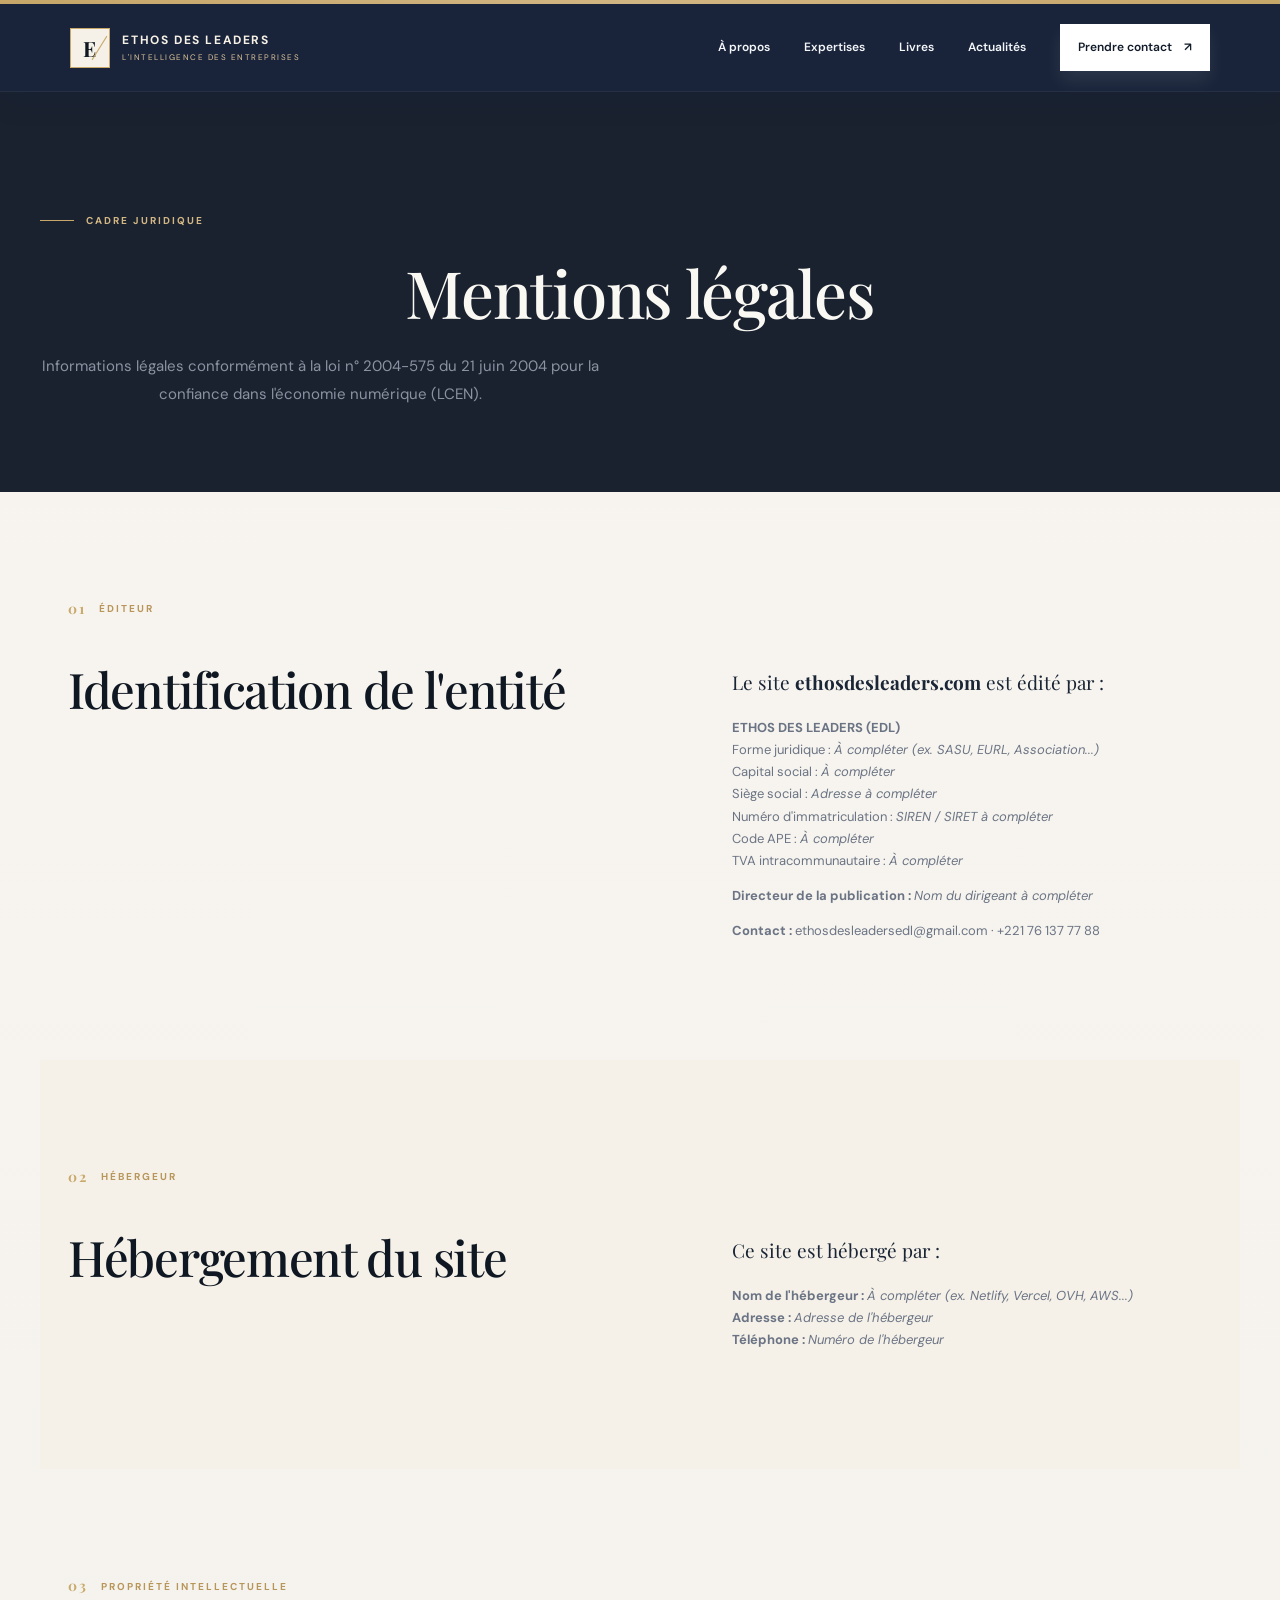
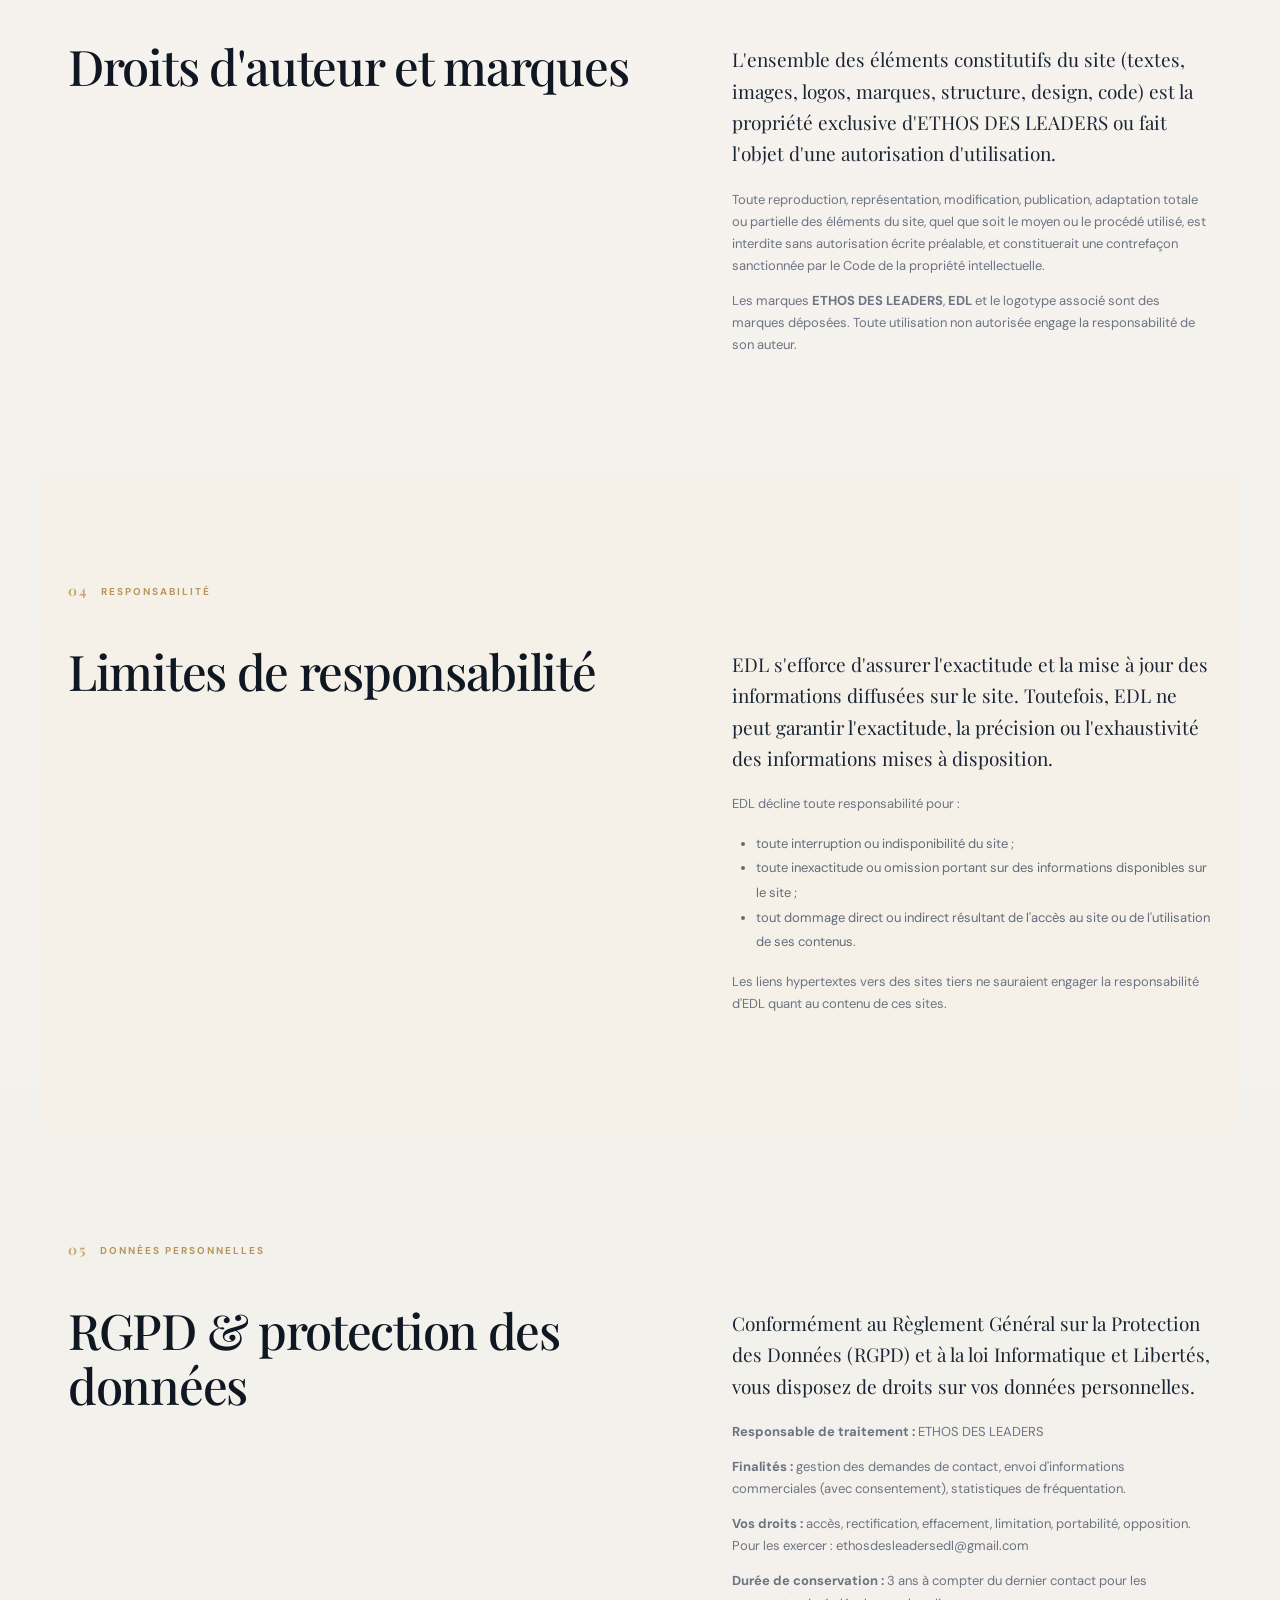
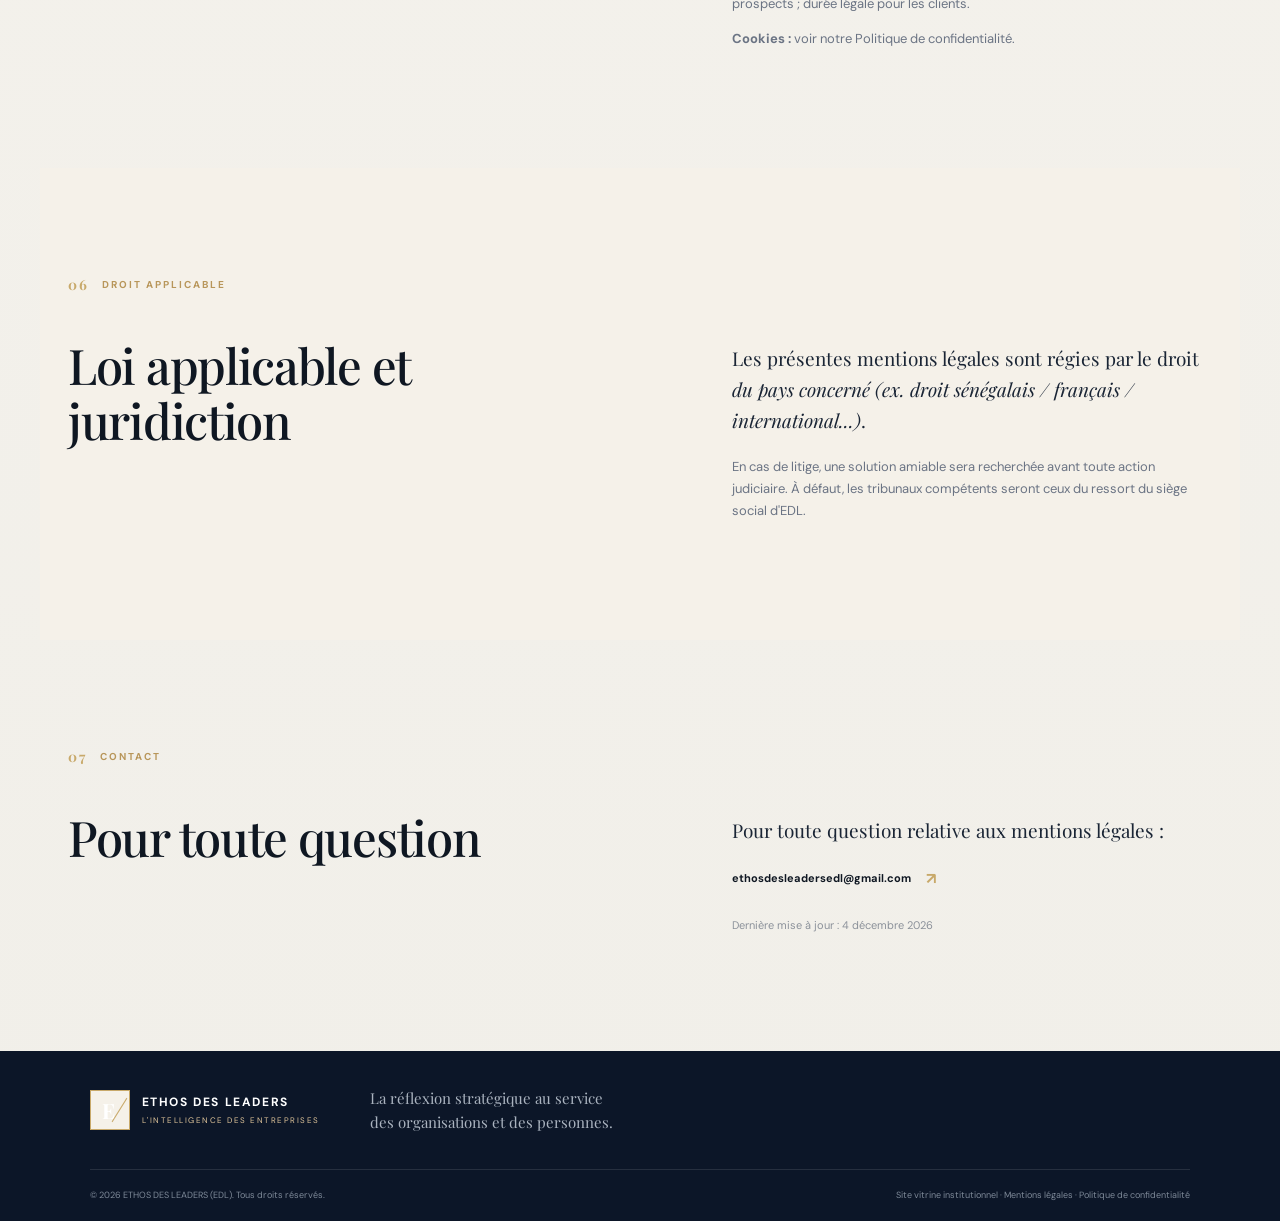
<file: mentions-legales.html>
<!DOCTYPE html>
<html lang="fr">
<head>
  <meta charset="UTF-8">
  <meta name="viewport" content="width=device-width, initial-scale=1.0">
  <meta name="description" content="Mentions légales d'ETHOS DES LEADERS — Éditeur, hébergeur, propriété intellectuelle, RGPD.">
  <meta name="robots" content="noindex, follow">
  <title>Mentions légales | ETHOS DES LEADERS</title>
  <link rel="preconnect" href="https://fonts.googleapis.com">
  <link rel="preconnect" href="https://fonts.gstatic.com" crossorigin>
  <link href="https://fonts.googleapis.com/css2?family=DM+Sans:wght@400;500;600;700&family=Playfair+Display:wght@500;600;700&display=swap" rel="stylesheet">
  <link rel="stylesheet" href="style.css">
</head>
<body>
  <div class="topline"></div>
  <header class="site-header">
    <a class="brand" href="index.html#accueil" aria-label="ETHOS DES LEADERS, accueil">
      <span class="brand-mark" aria-hidden="true"><span>E</span><i></i></span>
      <span class="brand-copy"><strong>ETHOS DES LEADERS</strong><small>L'INTELLIGENCE DES ENTREPRISES</small></span>
    </a>
    <button class="menu-toggle" id="menuToggle" aria-label="Ouvrir le menu" aria-expanded="false"><span></span><span></span><span></span></button>
    <nav class="main-nav" id="mainNav">
      <a href="index.html#apropos">À propos</a><a href="index.html#expertises">Expertises</a><a href="index.html#livres">Livres</a><a href="index.html#actualites">Actualités</a><a href="index.html#contact" class="nav-cta">Prendre contact <span>↗</span></a>
    </nav>
  </header>

  <main>
    <section class="hero" style="min-height: 400px; padding: 120px 24px 60px;">
      <div class="hero-grid" style="grid-template-columns: 1fr; text-align: center;">
        <div class="hero-copy reveal">
          <div class="eyebrow"><span class="eyebrow-line"></span> CADRE JURIDIQUE</div>
          <h1>Mentions légales</h1>
          <p class="hero-intro">Informations légales conformément à la loi n° 2004-575 du 21 juin 2004 pour la confiance dans l'économie numérique (LCEN).</p>
        </div>
      </div>
    </section>

    <section class="section">
      <div class="section-kicker"><span>01</span> ÉDITEUR</div>
      <div class="about-layout">
        <div class="section-heading reveal"><h2>Identification de l'entité</h2></div>
        <div class="about-copy reveal">
          <p class="lead">Le site <strong>ethosdesleaders.com</strong> est édité par :</p>
          <p><strong>ETHOS DES LEADERS (EDL)</strong><br>
          Forme juridique : <em>À compléter (ex. SASU, EURL, Association...)</em><br>
          Capital social : <em>À compléter</em><br>
          Siège social : <em>Adresse à compléter</em><br>
          Numéro d'immatriculation : <em>SIREN / SIRET à compléter</em><br>
          Code APE : <em>À compléter</em><br>
          TVA intracommunautaire : <em>À compléter</em></p>
          <p><strong>Directeur de la publication :</strong> <em>Nom du dirigeant à compléter</em></p>
          <p><strong>Contact :</strong> ethosdesleadersedl@gmail.com · +221 76 137 77 88</p>
        </div>
      </div>
    </section>

    <section class="section" style="background: var(--ivory);">
      <div class="section-kicker"><span>02</span> HÉBERGEUR</div>
      <div class="about-layout">
        <div class="section-heading reveal"><h2>Hébergement du site</h2></div>
        <div class="about-copy reveal">
          <p class="lead">Ce site est hébergé par :</p>
          <p><strong>Nom de l'hébergeur :</strong> <em>À compléter (ex. Netlify, Vercel, OVH, AWS...)</em><br>
          <strong>Adresse :</strong> <em>Adresse de l'hébergeur</em><br>
          <strong>Téléphone :</strong> <em>Numéro de l'hébergeur</em></p>
        </div>
      </div>
    </section>

    <section class="section">
      <div class="section-kicker"><span>03</span> PROPRIÉTÉ INTELLECTUELLE</div>
      <div class="about-layout">
        <div class="section-heading reveal"><h2>Droits d'auteur et marques</h2></div>
        <div class="about-copy reveal">
          <p class="lead">L'ensemble des éléments constitutifs du site (textes, images, logos, marques, structure, design, code) est la propriété exclusive d'ETHOS DES LEADERS ou fait l'objet d'une autorisation d'utilisation.</p>
          <p>Toute reproduction, représentation, modification, publication, adaptation totale ou partielle des éléments du site, quel que soit le moyen ou le procédé utilisé, est interdite sans autorisation écrite préalable, et constituerait une contrefaçon sanctionnée par le Code de la propriété intellectuelle.</p>
          <p>Les marques <strong>ETHOS DES LEADERS</strong>, <strong>EDL</strong> et le logotype associé sont des marques déposées. Toute utilisation non autorisée engage la responsabilité de son auteur.</p>
        </div>
      </div>
    </section>

    <section class="section" style="background: var(--ivory);">
      <div class="section-kicker"><span>04</span> RESPONSABILITÉ</div>
      <div class="about-layout">
        <div class="section-heading reveal"><h2>Limites de responsabilité</h2></div>
        <div class="about-copy reveal">
          <p class="lead">EDL s'efforce d'assurer l'exactitude et la mise à jour des informations diffusées sur le site. Toutefois, EDL ne peut garantir l'exactitude, la précision ou l'exhaustivité des informations mises à disposition.</p>
          <p>EDL décline toute responsabilité pour :</p>
          <ul style="margin: 16px 0; padding-left: 24px; color: #626c7a; font-size: 13px; line-height: 1.9;">
            <li>toute interruption ou indisponibilité du site ;</li>
            <li>toute inexactitude ou omission portant sur des informations disponibles sur le site ;</li>
            <li>tout dommage direct ou indirect résultant de l'accès au site ou de l'utilisation de ses contenus.</li>
          </ul>
          <p>Les liens hypertextes vers des sites tiers ne sauraient engager la responsabilité d'EDL quant au contenu de ces sites.</p>
        </div>
      </div>
    </section>

    <section class="section">
      <div class="section-kicker"><span>05</span> DONNÉES PERSONNELLES</div>
      <div class="about-layout">
        <div class="section-heading reveal"><h2>RGPD & protection des données</h2></div>
        <div class="about-copy reveal">
          <p class="lead">Conformément au Règlement Général sur la Protection des Données (RGPD) et à la loi Informatique et Libertés, vous disposez de droits sur vos données personnelles.</p>
          <p><strong>Responsable de traitement :</strong> ETHOS DES LEADERS</p>
          <p><strong>Finalités :</strong> gestion des demandes de contact, envoi d'informations commerciales (avec consentement), statistiques de fréquentation.</p>
          <p><strong>Vos droits :</strong> accès, rectification, effacement, limitation, portabilité, opposition. Pour les exercer : <a href="mailto:ethosdesleadersedl@gmail.com">ethosdesleadersedl@gmail.com</a></p>
          <p><strong>Durée de conservation :</strong> 3 ans à compter du dernier contact pour les prospects ; durée légale pour les clients.</p>
          <p><strong>Cookies :</strong> voir notre <a href="politique-confidentialite.html">Politique de confidentialité</a>.</p>
        </div>
      </div>
    </section>

    <section class="section" style="background: var(--ivory);">
      <div class="section-kicker"><span>06</span> DROIT APPLICABLE</div>
      <div class="about-layout">
        <div class="section-heading reveal"><h2>Loi applicable et juridiction</h2></div>
        <div class="about-copy reveal">
          <p class="lead">Les présentes mentions légales sont régies par le droit <em>du pays concerné (ex. droit sénégalais / français / international...)</em>.</p>
          <p>En cas de litige, une solution amiable sera recherchée avant toute action judiciaire. À défaut, les tribunaux compétents seront ceux du ressort du siège social d'EDL.</p>
        </div>
      </div>
    </section>

    <section class="section">
      <div class="section-kicker"><span>07</span> CONTACT</div>
      <div class="about-layout">
        <div class="section-heading reveal"><h2>Pour toute question</h2></div>
        <div class="about-copy reveal">
          <p class="lead">Pour toute question relative aux mentions légales :</p>
          <p><a href="mailto:ethosdesleadersedl@gmail.com" class="text-link">ethosdesleadersedl@gmail.com <span>↗</span></a></p>
          <p style="font-size: 11px; color: #8b919a; margin-top: 24px;">Dernière mise à jour : <script>document.write(new Date().toLocaleDateString('fr-FR', {day: 'numeric', month: 'long', year: 'numeric'}))</script></p>
        </div>
      </div>
    </section>
  </main>

  <footer class="site-footer">
    <div class="footer-main"><a class="brand footer-brand" href="index.html#accueil"><span class="brand-mark"><span>E</span><i></i></span><span class="brand-copy"><strong>ETHOS DES LEADERS</strong><small>L'INTELLIGENCE DES ENTREPRISES</small></span></a><p>La réflexion stratégique au service<br>des organisations et des personnes.</p><a class="back-top" href="index.html#accueil">Retour en haut ↑</a></div>
    <div class="footer-bottom"><span>© <span id="year"></span> ETHOS DES LEADERS (EDL). Tous droits réservés.</span><span>Site vitrine institutionnel · <a href="mentions-legales.html">Mentions légales</a> · <a href="politique-confidentialite.html">Politique de confidentialité</a></span></div>
  </footer>
  <script src="script.js"></script>
</body>
</html>
</file>
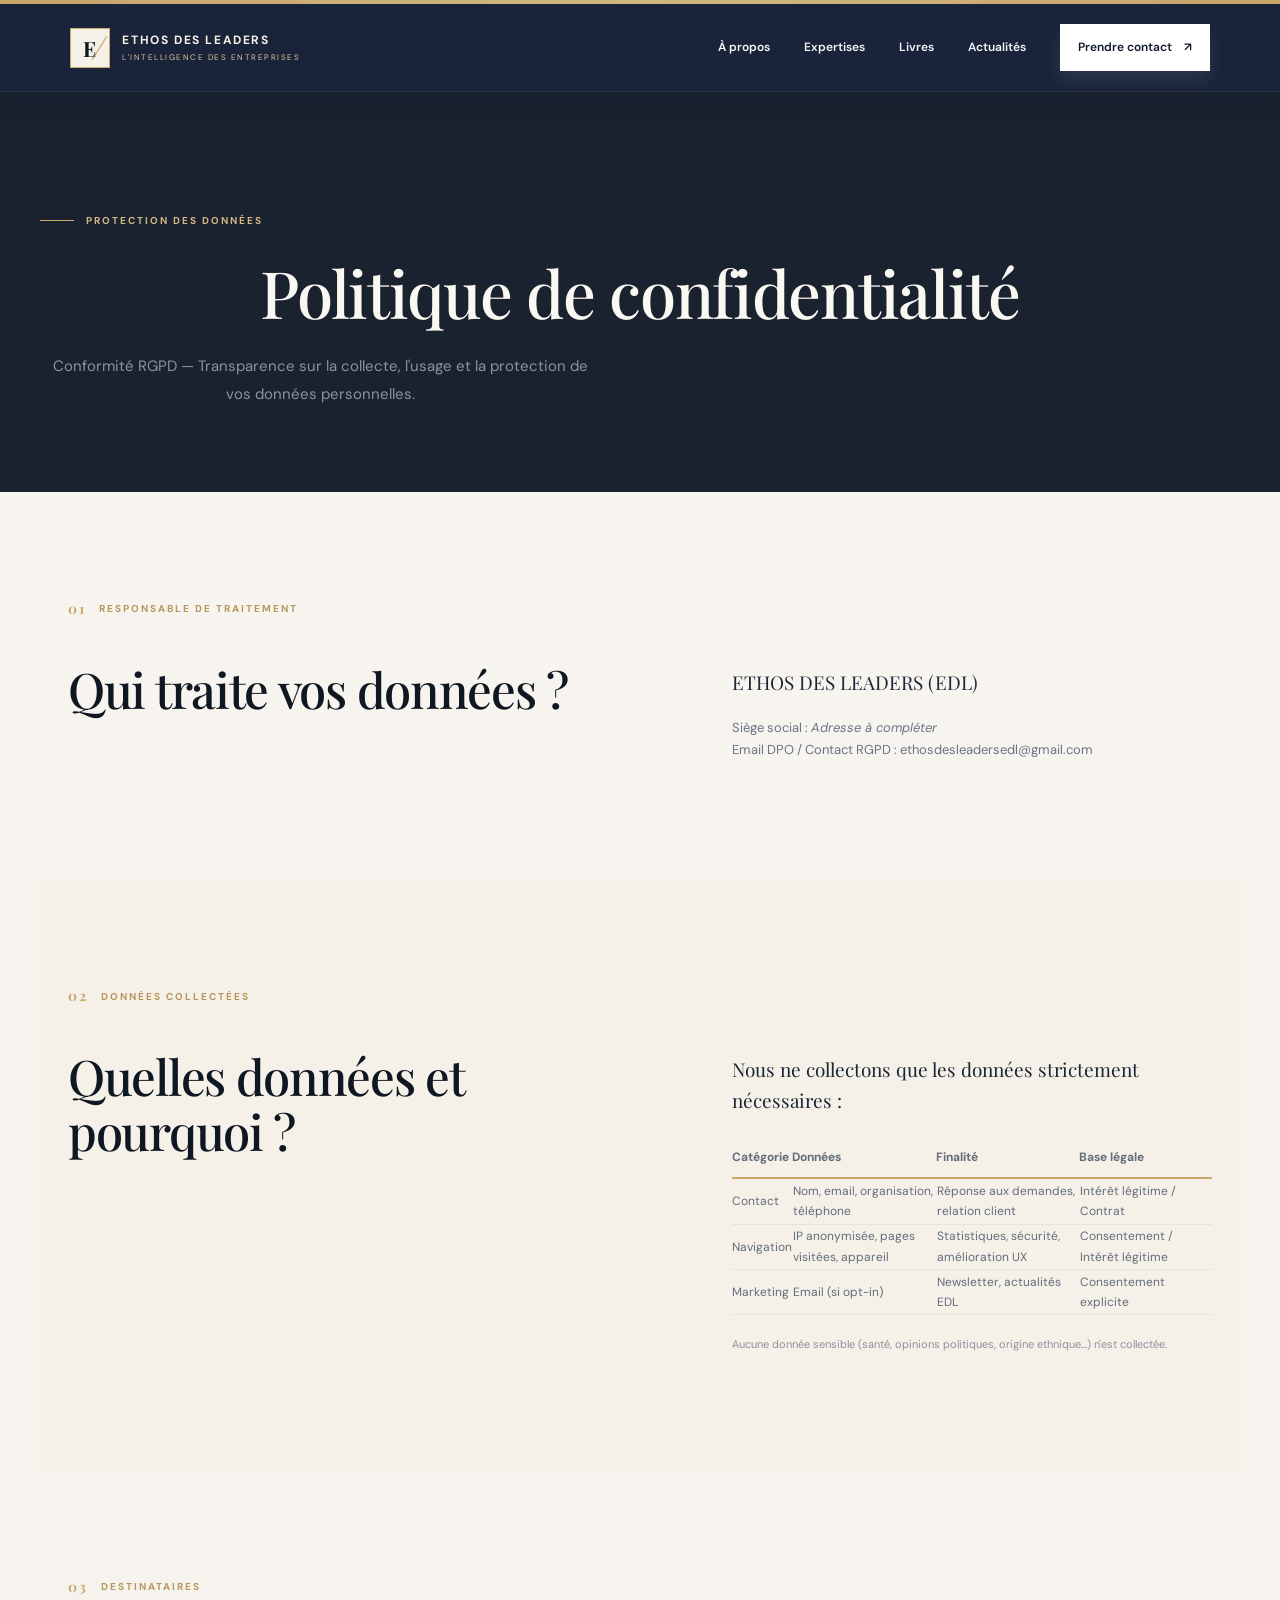
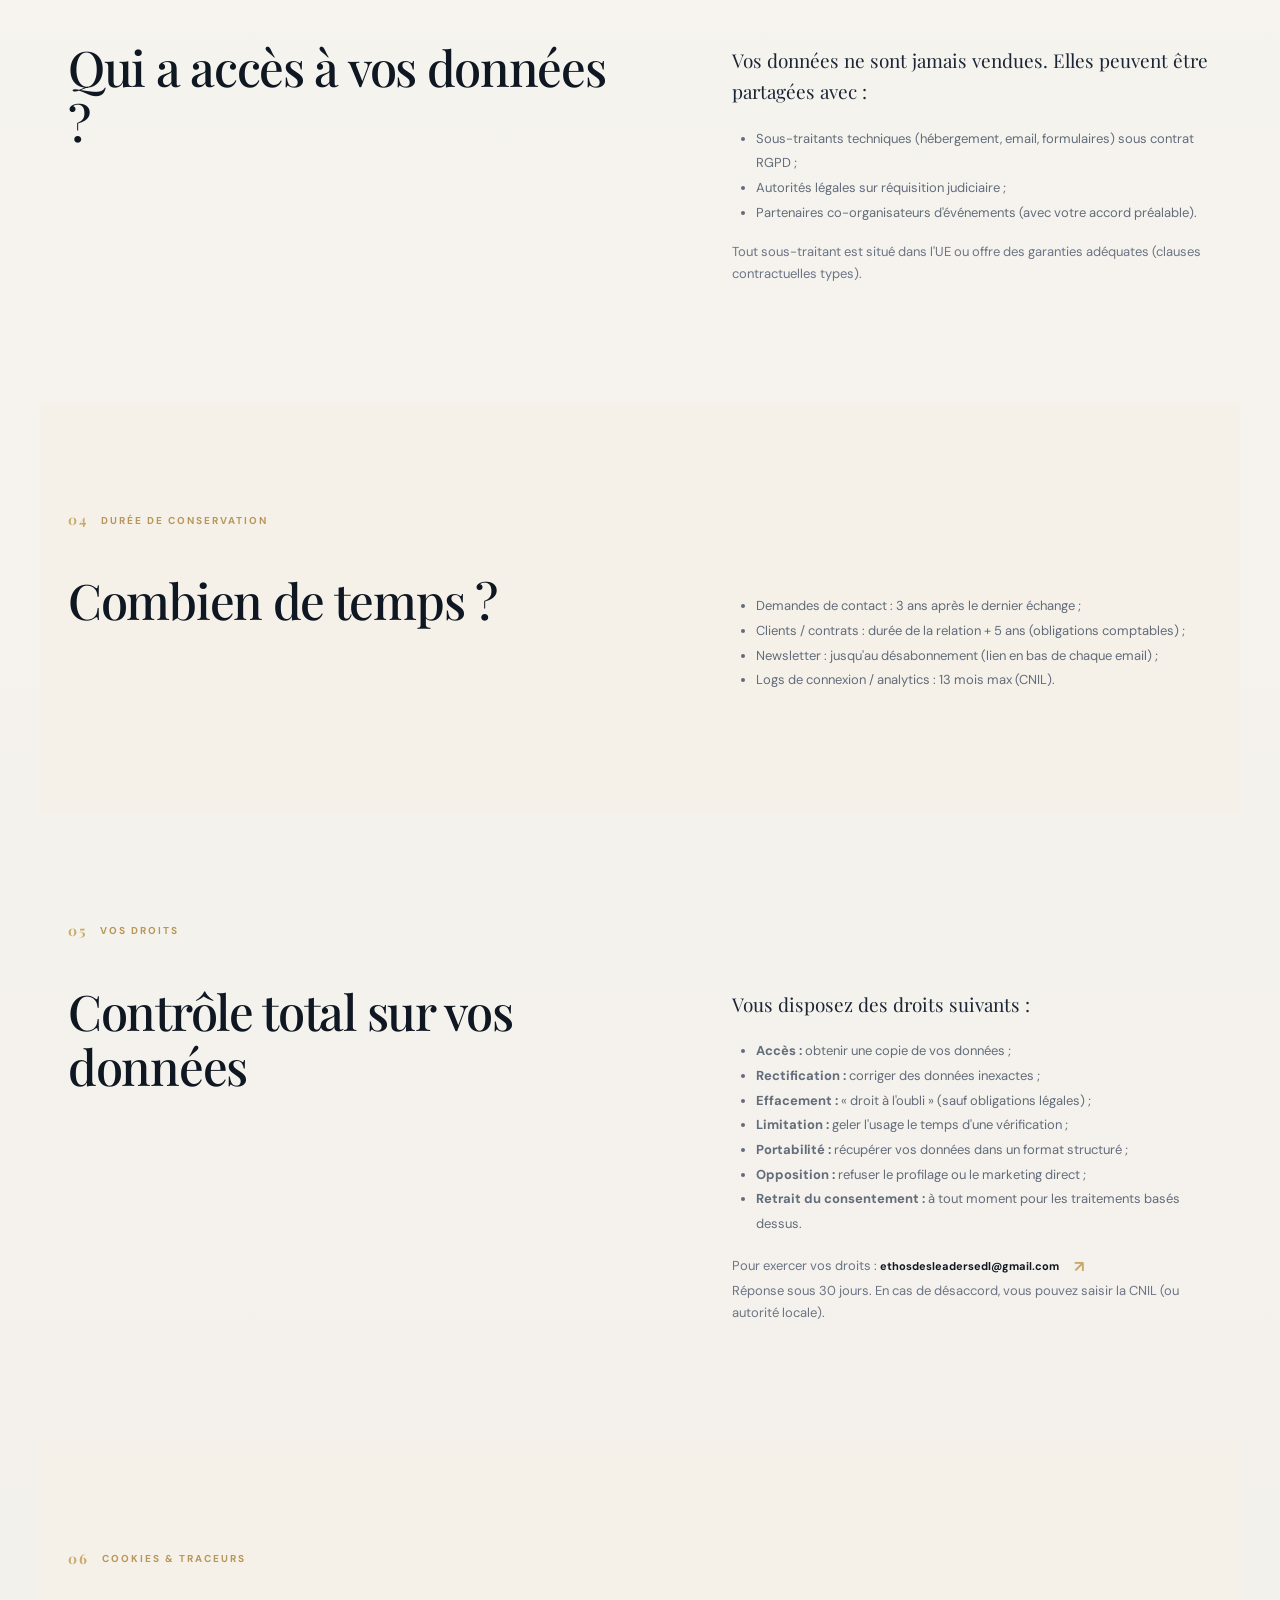
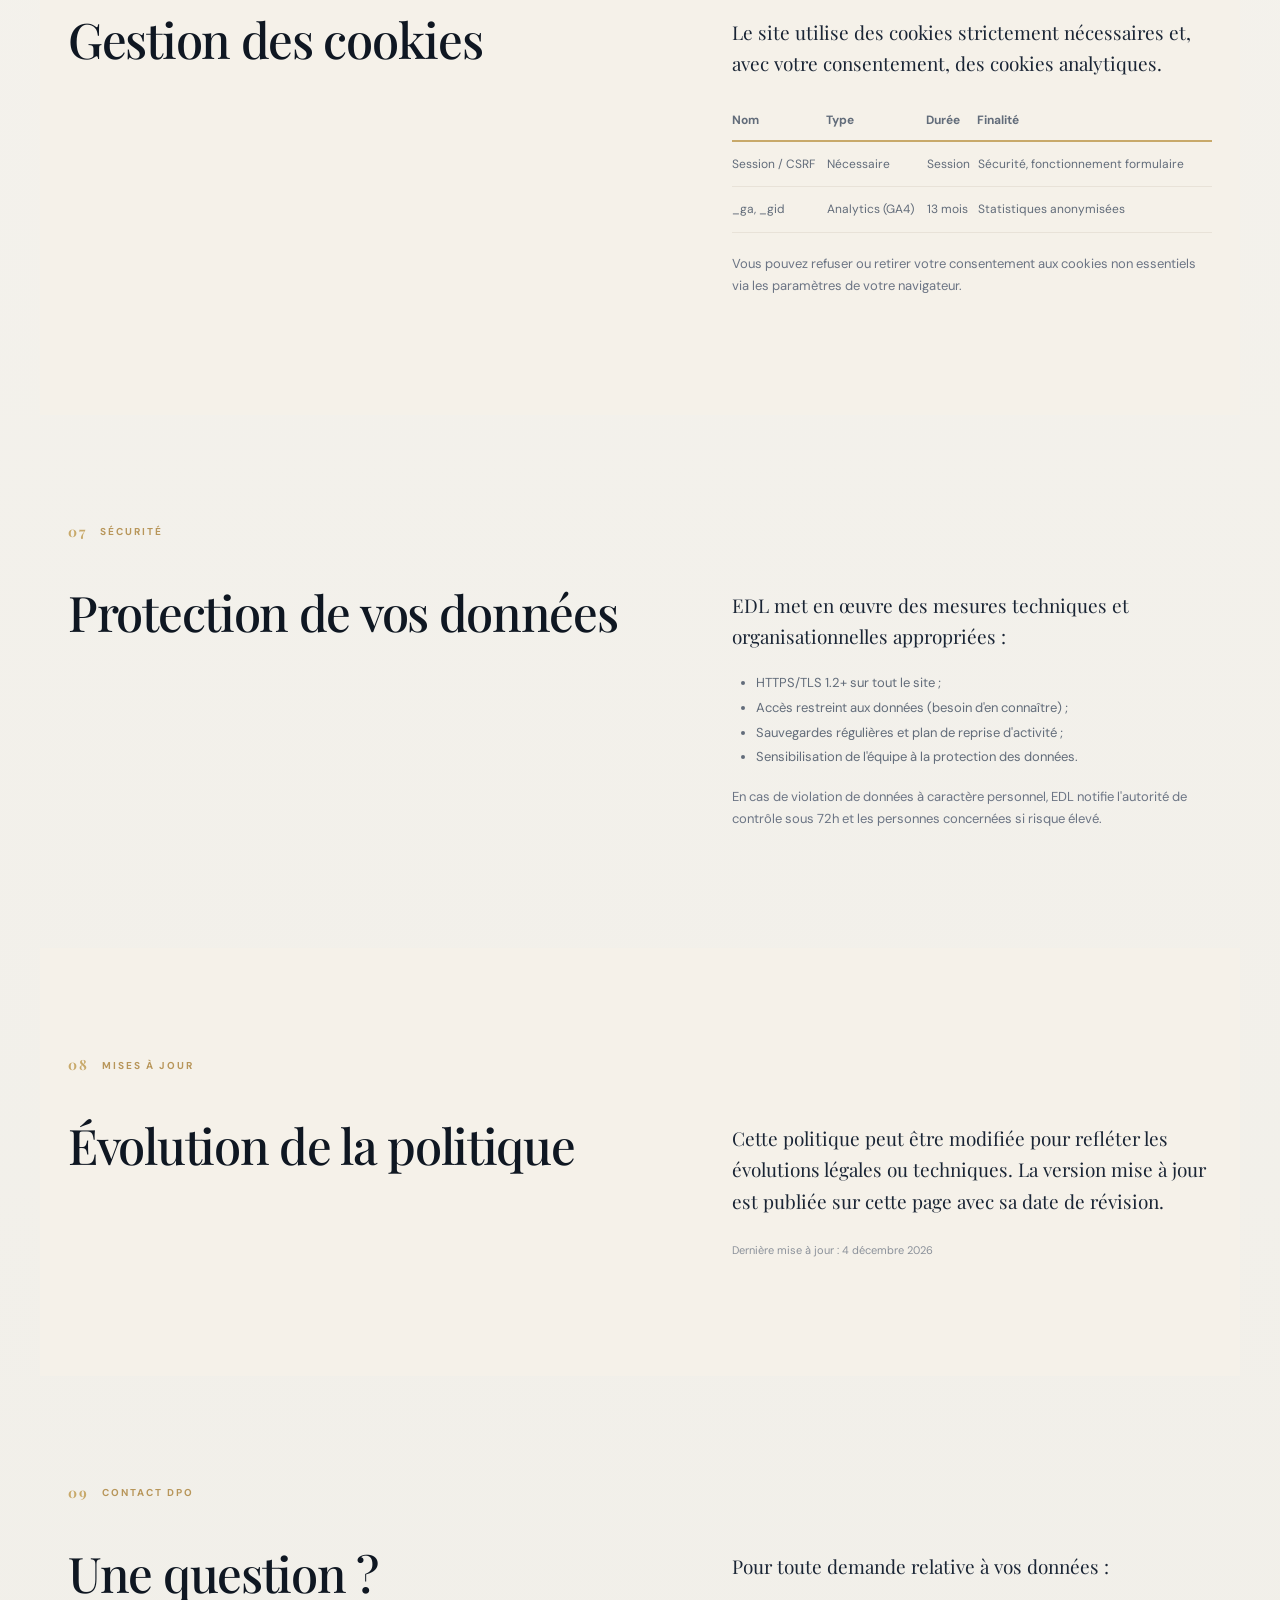
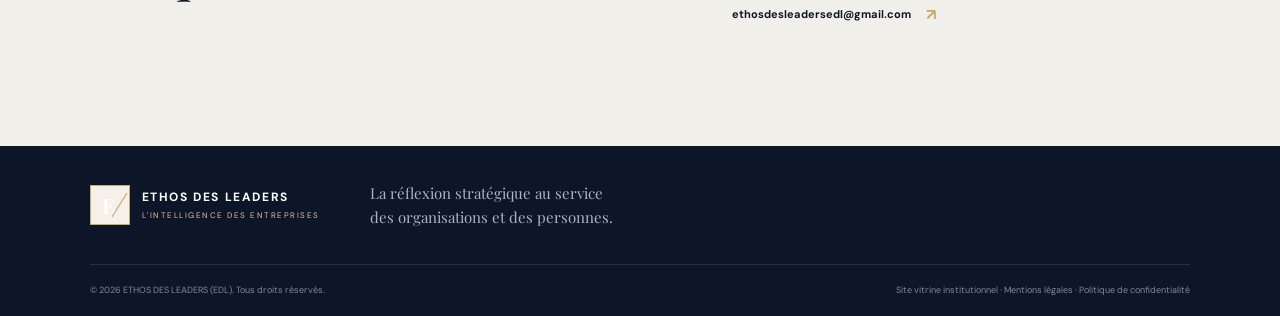
<file: politique-confidentialite.html>
<!DOCTYPE html>
<html lang="fr">
<head>
  <meta charset="UTF-8">
  <meta name="viewport" content="width=device-width, initial-scale=1.0">
  <meta name="description" content="Politique de confidentialité d'ETHOS DES LEADERS — Collecte, utilisation et protection de vos données personnelles (RGPD).">
  <meta name="robots" content="noindex, follow">
  <title>Politique de confidentialité | ETHOS DES LEADERS</title>
  <link rel="preconnect" href="https://fonts.googleapis.com">
  <link rel="preconnect" href="https://fonts.gstatic.com" crossorigin>
  <link href="https://fonts.googleapis.com/css2?family=DM+Sans:wght@400;500;600;700&family=Playfair+Display:wght@500;600;700&display=swap" rel="stylesheet">
  <link rel="stylesheet" href="style.css">
</head>
<body>
  <div class="topline"></div>
  <header class="site-header">
    <a class="brand" href="index.html#accueil" aria-label="ETHOS DES LEADERS, accueil">
      <span class="brand-mark" aria-hidden="true"><span>E</span><i></i></span>
      <span class="brand-copy"><strong>ETHOS DES LEADERS</strong><small>L'INTELLIGENCE DES ENTREPRISES</small></span>
    </a>
    <button class="menu-toggle" id="menuToggle" aria-label="Ouvrir le menu" aria-expanded="false"><span></span><span></span><span></span></button>
    <nav class="main-nav" id="mainNav">
      <a href="index.html#apropos">À propos</a><a href="index.html#expertises">Expertises</a><a href="index.html#livres">Livres</a><a href="index.html#actualites">Actualités</a><a href="index.html#contact" class="nav-cta">Prendre contact <span>↗</span></a>
    </nav>
  </header>

  <main>
    <section class="hero" style="min-height: 400px; padding: 120px 24px 60px;">
      <div class="hero-grid" style="grid-template-columns: 1fr; text-align: center;">
        <div class="hero-copy reveal">
          <div class="eyebrow"><span class="eyebrow-line"></span> PROTECTION DES DONNÉES</div>
          <h1>Politique de confidentialité</h1>
          <p class="hero-intro">Conformité RGPD — Transparence sur la collecte, l'usage et la protection de vos données personnelles.</p>
        </div>
      </div>
    </section>

    <section class="section">
      <div class="section-kicker"><span>01</span> RESPONSABLE DE TRAITEMENT</div>
      <div class="about-layout">
        <div class="section-heading reveal"><h2>Qui traite vos données ?</h2></div>
        <div class="about-copy reveal">
          <p class="lead">ETHOS DES LEADERS (EDL)</p>
          <p>Siège social : <em>Adresse à compléter</em><br>
          Email DPO / Contact RGPD : <a href="mailto:ethosdesleadersedl@gmail.com">ethosdesleadersedl@gmail.com</a></p>
        </div>
      </div>
    </section>

    <section class="section" style="background: var(--ivory);">
      <div class="section-kicker"><span>02</span> DONNÉES COLLECTÉES</div>
      <div class="about-layout">
        <div class="section-heading reveal"><h2>Quelles données et pourquoi ?</h2></div>
        <div class="about-copy reveal">
          <p class="lead">Nous ne collectons que les données strictement nécessaires :</p>
          <table style="width:100%; border-collapse:collapse; margin:20px 0; font-size:12px; color:#626c7a;">
            <thead><tr style="border-bottom:2px solid var(--gold);"><th style="text-align:left;padding:10px 0;">Catégorie</th><th style="text-align:left;padding:10px 0;">Données</th><th style="text-align:left;padding:10px 0;">Finalité</th><th style="text-align:left;padding:10px 0;">Base légale</th></tr></thead>
            <tbody>
              <tr style="border-bottom:1px solid var(--line);"><td style="padding:12px 0;">Contact</td><td>Nom, email, organisation, téléphone</td><td>Réponse aux demandes, relation client</td><td>Intérêt légitime / Contrat</td></tr>
              <tr style="border-bottom:1px solid var(--line);"><td style="padding:12px 0;">Navigation</td><td>IP anonymisée, pages visitées, appareil</td><td>Statistiques, sécurité, amélioration UX</td><td>Consentement / Intérêt légitime</td></tr>
              <tr style="border-bottom:1px solid var(--line);"><td style="padding:12px 0;">Marketing</td><td>Email (si opt-in)</td><td>Newsletter, actualités EDL</td><td>Consentement explicite</td></tr>
            </tbody>
          </table>
          <p style="font-size:11px; color:#8b919a;">Aucune donnée sensible (santé, opinions politiques, origine ethnique...) n'est collectée.</p>
        </div>
      </div>
    </section>

    <section class="section">
      <div class="section-kicker"><span>03</span> DESTINATAIRES</div>
      <div class="about-layout">
        <div class="section-heading reveal"><h2>Qui a accès à vos données ?</h2></div>
        <div class="about-copy reveal">
          <p class="lead">Vos données ne sont jamais vendues. Elles peuvent être partagées avec :</p>
          <ul style="margin: 16px 0; padding-left: 24px; color: #626c7a; font-size: 13px; line-height: 1.9;">
            <li>Sous-traitants techniques (hébergement, email, formulaires) sous contrat RGPD ;</li>
            <li>Autorités légales sur réquisition judiciaire ;</li>
            <li>Partenaires co-organisateurs d'événements (avec votre accord préalable).</li>
          </ul>
          <p>Tout sous-traitant est situé dans l'UE ou offre des garanties adéquates (clauses contractuelles types).</p>
        </div>
      </div>
    </section>

    <section class="section" style="background: var(--ivory);">
      <div class="section-kicker"><span>04</span> DURÉE DE CONSERVATION</div>
      <div class="about-layout">
        <div class="section-heading reveal"><h2>Combien de temps ?</h2></div>
        <div class="about-copy reveal">
          <ul style="margin: 16px 0; padding-left: 24px; color: #626c7a; font-size: 13px; line-height: 1.9;">
            <li>Demandes de contact : 3 ans après le dernier échange ;</li>
            <li>Clients / contrats : durée de la relation + 5 ans (obligations comptables) ;</li>
            <li>Newsletter : jusqu'au désabonnement (lien en bas de chaque email) ;</li>
            <li>Logs de connexion / analytics : 13 mois max (CNIL).</li>
          </ul>
        </div>
      </div>
    </section>

    <section class="section">
      <div class="section-kicker"><span>05</span> VOS DROITS</div>
      <div class="about-layout">
        <div class="section-heading reveal"><h2>Contrôle total sur vos données</h2></div>
        <div class="about-copy reveal">
          <p class="lead">Vous disposez des droits suivants :</p>
          <ul style="margin: 16px 0; padding-left: 24px; color: #626c7a; font-size: 13px; line-height: 1.9;">
            <li><strong>Accès :</strong> obtenir une copie de vos données ;</li>
            <li><strong>Rectification :</strong> corriger des données inexactes ;</li>
            <li><strong>Effacement :</strong> « droit à l'oubli » (sauf obligations légales) ;</li>
            <li><strong>Limitation :</strong> geler l'usage le temps d'une vérification ;</li>
            <li><strong>Portabilité :</strong> récupérer vos données dans un format structuré ;</li>
            <li><strong>Opposition :</strong> refuser le profilage ou le marketing direct ;</li>
            <li><strong>Retrait du consentement :</strong> à tout moment pour les traitements basés dessus.</li>
          </ul>
          <p>Pour exercer vos droits : <a href="mailto:ethosdesleadersedl@gmail.com" class="text-link">ethosdesleadersedl@gmail.com <span>↗</span></a><br>
          Réponse sous 30 jours. En cas de désaccord, vous pouvez saisir la CNIL (ou autorité locale).</p>
        </div>
      </div>
    </section>

    <section class="section" style="background: var(--ivory);">
      <div class="section-kicker"><span>06</span> COOKIES & TRACEURS</div>
      <div class="about-layout">
        <div class="section-heading reveal"><h2>Gestion des cookies</h2></div>
        <div class="about-copy reveal">
          <p class="lead">Le site utilise des cookies strictement nécessaires et, avec votre consentement, des cookies analytiques.</p>
          <table style="width:100%; border-collapse:collapse; margin:20px 0; font-size:12px; color:#626c7a;">
            <thead><tr style="border-bottom:2px solid var(--gold);"><th style="text-align:left;padding:10px 0;">Nom</th><th style="text-align:left;padding:10px 0;">Type</th><th style="text-align:left;padding:10px 0;">Durée</th><th style="text-align:left;padding:10px 0;">Finalité</th></tr></thead>
            <tbody>
              <tr style="border-bottom:1px solid var(--line);"><td style="padding:12px 0;">Session / CSRF</td><td>Nécessaire</td><td>Session</td><td>Sécurité, fonctionnement formulaire</td></tr>
              <tr style="border-bottom:1px solid var(--line);"><td style="padding:12px 0;">_ga, _gid</td><td>Analytics (GA4)</td><td>13 mois</td><td>Statistiques anonymisées</td></tr>
            </tbody>
          </table>
          <p>Vous pouvez refuser ou retirer votre consentement aux cookies non essentiels via les paramètres de votre navigateur.</p>
        </div>
      </div>
    </section>

    <section class="section">
      <div class="section-kicker"><span>07</span> SÉCURITÉ</div>
      <div class="about-layout">
        <div class="section-heading reveal"><h2>Protection de vos données</h2></div>
        <div class="about-copy reveal">
          <p class="lead">EDL met en œuvre des mesures techniques et organisationnelles appropriées :</p>
          <ul style="margin: 16px 0; padding-left: 24px; color: #626c7a; font-size: 13px; line-height: 1.9;">
            <li>HTTPS/TLS 1.2+ sur tout le site ;</li>
            <li>Accès restreint aux données (besoin d'en connaître) ;</li>
            <li>Sauvegardes régulières et plan de reprise d'activité ;</li>
            <li>Sensibilisation de l'équipe à la protection des données.</li>
          </ul>
          <p>En cas de violation de données à caractère personnel, EDL notifie l'autorité de contrôle sous 72h et les personnes concernées si risque élevé.</p>
        </div>
      </div>
    </section>

    <section class="section" style="background: var(--ivory);">
      <div class="section-kicker"><span>08</span> MISES À JOUR</div>
      <div class="about-layout">
        <div class="section-heading reveal"><h2>Évolution de la politique</h2></div>
        <div class="about-copy reveal">
          <p class="lead">Cette politique peut être modifiée pour refléter les évolutions légales ou techniques. La version mise à jour est publiée sur cette page avec sa date de révision.</p>
          <p style="font-size: 11px; color: #8b919a; margin-top: 24px;">Dernière mise à jour : <script>document.write(new Date().toLocaleDateString('fr-FR', {day: 'numeric', month: 'long', year: 'numeric'}))</script></p>
        </div>
      </div>
    </section>

    <section class="section">
      <div class="section-kicker"><span>09</span> CONTACT DPO</div>
      <div class="about-layout">
        <div class="section-heading reveal"><h2>Une question ?</h2></div>
        <div class="about-copy reveal">
          <p class="lead">Pour toute demande relative à vos données :</p>
          <p><a href="mailto:ethosdesleadersedl@gmail.com" class="text-link">ethosdesleadersedl@gmail.com <span>↗</span></a></p>
        </div>
      </div>
    </section>
  </main>

  <footer class="site-footer">
    <div class="footer-main"><a class="brand footer-brand" href="index.html#accueil"><span class="brand-mark"><span>E</span><i></i></span><span class="brand-copy"><strong>ETHOS DES LEADERS</strong><small>L'INTELLIGENCE DES ENTREPRISES</small></span></a><p>La réflexion stratégique au service<br>des organisations et des personnes.</p><a class="back-top" href="index.html#accueil">Retour en haut ↑</a></div>
    <div class="footer-bottom"><span>© <span id="year"></span> ETHOS DES LEADERS (EDL). Tous droits réservés.</span><span>Site vitrine institutionnel · <a href="mentions-legales.html">Mentions légales</a> · <a href="politique-confidentialite.html">Politique de confidentialité</a></span></div>
  </footer>
  <script src="script.js"></script>
</body>
</html>
</file>
<file: style.css>
:root {
  /* === PALETTE PREMIUM === */
  --ink:#0f1722;                    /* Noir profond chaud (pas pur #000) */
  --ink-soft:#1a2535;               /* Variante légèrement plus claire */
  --champagne:#c8a96a;              /* Or champagne élégant */
  --champagne-light:#d4b884;        /* Or champagne hover */
  --champagne-muted:#b8965a;        /* Or champagne discret */
  --pearl:#faf8f3;                  /* Blanc perle chaud */
  --parchment:#f5f1e9;              /* Parchemin crème */
  --velvet:#1a2230;                 /* Velours nuit pour sections sombres */
  --velvet-light:#222d3d;           /* Velours clair */
  --muted:#6b7484;                  /* Gris bleuté sophistiqué */
  --muted-light:#8b93a1;            /* Gris plus clair */
  --line:#e8e2d8;                   /* Ligne dorée subtile */
  --line-dark:#2a3545;              /* Ligne mode sombre */
  --paper:#f8f5f0;
  --ivory:#f5f1e9;
  --navy:#111b2a;
  --navy-2:#1a2230;
  --gold:#c8a96a;
  --gold-light:#d4b884;
  --serif:"Playfair Display", Georgia, serif;
  --sans:"DM Sans", Arial, sans-serif;
  --max:1200px;

  /* États interactifs */
  --focus:#c8a96a;
  --success:#2d7d46;
  --error:#b84a4a;

  /* Ombres raffinées */
  --shadow-sm:0 1px 3px rgba(15,23,34,.08), 0 1px 2px rgba(15,23,34,.06);
  --shadow-md:0 4px 12px rgba(15,23,34,.1), 0 2px 6px rgba(15,23,34,.06);
  --shadow-lg:0 12px 32px rgba(15,23,34,.12), 0 6px 16px rgba(15,23,34,.08);
  --shadow-xl:0 20px 50px rgba(15,23,34,.15), 0 10px 25px rgba(15,23,34,.1);
  --shadow-gold:0 8px 24px rgba(200,169,106,.25), 0 4px 12px rgba(200,169,106,.15);
}

/* Dark theme - Élégant, pas criard */
[data-theme="dark"] {
  --ink:#f5f1e9;                    /* Parchment comme texte principal */
  --ink-soft:#e8e2d8;
  --champagne:#d4b884;
  --champagne-light:#e0c59a;
  --champagne-muted:#b8965a;
  --pearl:#0f1722;                  /* Inversé */
  --parchment:#1a2230;
  --velvet:#f5f1e9;
  --velvet-light:#e8e2d8;
  --muted:#a8b0ba;
  --muted-light:#c8ced8;
  --line:#2a3545;
  --line-dark:#e8e2d8;
  --paper:#1a2230;
  --ivory:#172336;
  --navy:#f5f1e9;
  --navy-2:#0f1722;
  --gold:#d4b884;
  --gold-light:#e0c59a;
  --focus:#d4b884;
  --shadow-sm:0 1px 3px rgba(0,0,0,.3), 0 1px 2px rgba(0,0,0,.2);
  --shadow-md:0 4px 12px rgba(0,0,0,.35), 0 2px 6px rgba(0,0,0,.25);
  --shadow-lg:0 12px 32px rgba(0,0,0,.4), 0 6px 16px rgba(0,0,0,.3);
  --shadow-xl:0 20px 50px rgba(0,0,0,.45), 0 10px 25px rgba(0,0,0,.35);
  --shadow-gold:0 8px 24px rgba(212,184,132,.2), 0 4px 12px rgba(212,184,132,.1);
}
*{box-sizing:border-box} html{scroll-behavior:smooth;scroll-padding-top:90px} body{margin:0;background:linear-gradient(180deg,#f8f5f0 0%,#f1efe9 100%);color:var(--ink);font-family:var(--sans);font-size:15px;line-height:1.7;-webkit-font-smoothing:antialiased} ::selection{background:rgba(200,169,106,.25)} a{color:inherit;text-decoration:none} button,input,textarea,select{font:inherit} button,a{-webkit-tap-highlight-color:transparent} img{max-width:100%;display:block} .topline{height:4px;background:linear-gradient(90deg,var(--champagne),var(--champagne-light),var(--champagne))}
.site-header{height:88px;display:flex;align-items:center;justify-content:space-between;padding:0 max(5.5vw,24px);background:rgba(16,28,50,.96);border-bottom:1px solid rgba(255,255,255,.06);position:sticky;top:0;z-index:100;backdrop-filter:blur(14px);box-shadow:0 12px 26px rgba(16,28,50,.08)}
.brand{display:inline-flex;align-items:center;gap:12px;min-width:max-content}.brand-mark{width:40px;height:40px;border:1px solid var(--champagne);display:grid;place-items:center;position:relative;color:#0f1722;background:#f5f1e9;font:700 21px var(--serif);letter-spacing:-2px;overflow:hidden;padding:0}
.brand-logo{width:100%;height:100%;object-fit:cover;object-position:center;display:block}
.brand-mark span{transform:translateX(-2px)}
.brand-mark i{position:absolute;width:1px;height:28px;background:var(--champagne);transform:rotate(32deg);right:9px;top:5px}.brand-mark span{transform:translateX(-2px)}.brand-mark i{position:absolute;width:1px;height:28px;background:var(--champagne);transform:rotate(32deg);right:9px;top:5px}.brand-copy{display:flex;flex-direction:column;line-height:1.4}.brand-copy strong{font-size:12px;letter-spacing:1.6px;font-weight:700;color:#f7f1e6}.brand-copy small{font-size:8px;letter-spacing:1.5px;color:#e0c59a;margin-top:4px}.main-nav{display:flex;align-items:center;gap:34px;font-size:12px;font-weight:600;color:rgba(255,255,255,.82)}.main-nav>a:not(.nav-cta){color:#f4f6f9}.main-nav>a:not(.nav-cta):hover{color:var(--champagne)}.nav-cta{padding:12px 17px;border:1px solid rgba(255,255,255,.7);background:#ffffff;color:#111b2a;box-shadow:0 10px 18px rgba(255,255,255,.08);}.nav-cta span{color:#111b2a;margin-left:9px}.menu-toggle{display:none}
.hero{background:var(--velvet);color:var(--pearl);position:relative;overflow:hidden;padding:95px max(7vw,24px) 28px;min-height:625px}.hero-grid{max-width:var(--max);margin:auto;display:grid;grid-template-columns:1.12fr .88fr;align-items:center;gap:60px;position:relative;z-index:2}.eyebrow,.overline,.section-kicker{font-size:10px;letter-spacing:2px;font-weight:700}.eyebrow{color:var(--champagne-light);display:flex;align-items:center;gap:12px}.eyebrow-line{width:34px;height:1px;background:var(--champagne)}h1,h2,h3,p{margin-top:0}h1,h2{font-family:var(--serif);font-weight:500;letter-spacing:-1.3px;line-height:1.13}h1{font-size:clamp(42px,5.1vw,68px);margin:26px 0 23px}h1 em,h2 em{font-weight:500;color:var(--champagne-light)}.hero-intro{max-width:560px;color:var(--muted-light);font-size:15px;line-height:1.9}.hero-actions{display:flex;gap:13px;flex-wrap:wrap;margin-top:31px}.request-actions{display:flex;flex-wrap:wrap;gap:12px;margin-top:20px;max-width:900px}.request-chip{display:inline-flex;align-items:center;justify-content:center;min-height:52px;padding:12px 18px;border:1px solid rgba(255,255,255,.72);background:rgba(255,255,255,.04);color:#ffffff;font-size:11px;font-weight:700;letter-spacing:.2px;line-height:1.2;transition:transform .2s ease,background .2s ease,border-color .2s ease,box-shadow .2s ease;box-shadow:inset 0 0 0 1px rgba(255,255,255,.05)}.request-chip:hover{transform:translateY(-2px);background:rgba(255,255,255,.09);border-color:#ffffff;box-shadow:0 10px 20px rgba(255,255,255,.06)}.button{display:inline-flex;align-items:center;justify-content:center;gap:23px;padding:14px 19px;font-size:11px;letter-spacing:.25px;font-weight:700;border:1px solid transparent;transition:transform .25s,background .25s,border-color .25s;cursor:pointer}.button:hover{transform:translateY(-2px)}.button-gold{background:#ffffff;color:#111b2a;border-color:#ffffff;box-shadow:0 10px 24px rgba(255,255,255,.12)}.button-gold:hover{background:#f5f1e9;color:#111b2a;box-shadow:0 12px 28px rgba(255,255,255,.18)}.button-outline{border-color:rgba(255,255,255,.8);background:rgba(255,255,255,.02);color:#ffffff}.button-outline:hover{border-color:#ffffff;background:rgba(255,255,255,.08)}.hero-note{margin-top:35px;color:var(--muted);font-size:10px;display:flex;align-items:center;gap:10px}.note-dot{width:6px;height:6px;border-radius:50%;background:var(--champagne)}.hero-visual{position:relative;max-width:450px;width:100%;justify-self:end;padding:10px 20px 30px}.visual-frame{height:390px;border:1px solid rgba(200,169,106,.52);padding:20px 25px;position:relative;background:linear-gradient(135deg,rgba(255,255,255,.035),transparent 60%);display:flex;flex-direction:column;overflow:hidden}.visual-frame:before,.visual-frame:after{content:"";position:absolute;width:55px;height:55px;border-color:var(--champagne);border-style:solid;opacity:.8}.visual-frame:before{top:-7px;left:-7px;border-width:1px 0 0 1px}.visual-frame:after{bottom:-7px;right:-7px;border-width:0 1px 1px 0}.visual-top,.visual-bottom{display:flex;justify-content:space-between;font-size:8px;letter-spacing:1.7px;color:#9da8b6}.monogram{font:500 clamp(75px,10vw,130px)/1 var(--serif);letter-spacing:-15px;color:#f7f1e6;text-align:center;margin:73px 0 24px}.monogram span{color:var(--gold)}.visual-rule{height:1px;background:linear-gradient(90deg,transparent,var(--gold),transparent);margin:0 auto 22px;width:75%}.visual-frame>p{text-align:center;font:17px/1.7 var(--serif);color:#d2d9e1}.visual-image-full{position:absolute;inset:0;width:100%;height:100%;object-fit:cover;object-position:center top;z-index:0}
.visual-overlay{position:absolute;inset:0;display:flex;flex-direction:column;justify-content:flex-end;align-items:center;padding:0 24px 54px;background:linear-gradient(to top, rgba(8,16,26,.92) 0%, rgba(8,16,26,.4) 40%, rgba(8,16,26,.05) 100%);z-index:1;text-align:center}
.visual-overlay>p{margin:0;font:17px/1.7 var(--serif);color:#f7f1e6}
.visual-overlay>p strong{color:var(--champagne-light);font-weight:500}
.visual-top,.visual-bottom{position:relative;z-index:2}
.visual-bottom{position:absolute;bottom:20px;left:25px;right:25px;align-items:center}.visual-bottom{position:absolute;bottom:20px;left:25px;right:25px;align-items:center}.gold-star{font-size:20px;color:var(--gold)}.floating-tag{display:none}.visual-caption{position:absolute;right:-7px;top:55px;writing-mode:vertical-rl;letter-spacing:3px;font-size:8px;color:#b5bfcb}.hero-orb{position:absolute;border:1px solid rgba(201,166,107,.13);border-radius:50%;pointer-events:none}.orb-one{width:600px;height:600px;right:-250px;top:-250px}.orb-two{width:400px;height:400px;left:-240px;bottom:-300px}.hero-footer{max-width:var(--max);margin:60px auto 0;padding-top:18px;border-top:1px solid #ffffff20;display:flex;align-items:center;gap:25px;color:#8d9aac;font-size:8px;letter-spacing:1.2px}.hero-footer span:nth-child(2){margin-left:auto;letter-spacing:.2px;font-size:10px}.hero-footer a{color:var(--gold-light);font-size:18px}
.trust-strip{height:77px;background:var(--parchment);display:flex;align-items:center;justify-content:center;gap:34px;color:var(--muted);font-size:9px;letter-spacing:2px;font-weight:700;flex-wrap:wrap;padding:12px 20px}.trust-strip i{width:4px;height:4px;border-radius:50%;background:var(--champagne)}
.section{max-width:var(--max);margin:0 auto;padding:105px 28px}.section-kicker{color:var(--champagne-muted);display:flex;align-items:center;gap:13px;margin-bottom:40px}.section-kicker span{font-family:var(--serif);font-size:14px;color:var(--champagne)}.about-layout{display:grid;grid-template-columns:1fr .85fr;gap:100px}.overline{color:var(--champagne-muted);margin-bottom:17px;font-size:9px}.section-heading h2,.about-layout h2,.contact-copy h2{font-size:clamp(34px,4vw,49px);margin-bottom:0}.section-heading h2 em,.about-layout h2 em,.contact-copy h2 em{color:var(--champagne)}.about-copy{padding-top:6px;color:var(--muted);font-size:13px}.about-copy .lead{font:19px/1.65 var(--serif);color:var(--ink-soft)}







.text-link{display:inline-flex;gap:15px;align-items:center;font-size:11px;font-weight:700;border:0;background:none;padding:0;color:var(--ink);cursor:pointer}.text-link span{color:var(--champagne);font-size:16px}.principles{display:grid;grid-template-columns:repeat(3,1fr);gap:25px;margin-top:80px}.principle{padding:24px 24px 12px;border-top:1px solid var(--line);position:relative}.principle-num{font-size:9px;letter-spacing:1px;color:var(--muted-light)}.principle-icon{font-size:25px;color:var(--champagne-muted);margin:20px 0 12px}.principle h3{font:22px var(--serif);font-weight:500;margin-bottom:8px}.principle p{font-size:12px;color:var(--muted);max-width:250px}
.approach-section{max-width:var(--max);margin:0 auto;padding:0 28px 24px}.approach-grid{display:grid;grid-template-columns:repeat(3,1fr);gap:20px}.approach-card{padding:28px 24px;background:linear-gradient(180deg,#fffdfb 0%,#f6f2eb 100%);border:1px solid var(--line);box-shadow:0 12px 28px rgba(15,23,34,.03);transition:transform .25s ease,box-shadow .25s ease,border-color .25s ease}.approach-card:hover{transform:translateY(-4px);border-color:rgba(200,169,106,.55);box-shadow:var(--shadow-md)}.approach-index{display:inline-block;margin-bottom:18px;color:var(--champagne-muted);font-size:10px;letter-spacing:2px;font-weight:700}.approach-card h3{font:24px/1.25 var(--serif);font-weight:500;margin:0 0 10px}.approach-card p{font-size:12px;line-height:1.8;color:var(--muted);margin:0}.vision-band{background:var(--parchment);position:relative;overflow:hidden;padding:85px 10%;display:flex;justify-content:center;align-items:center;min-height:310px}.band-content{max-width:710px;text-align:center;position:relative;z-index:1}.band-content h2{font-size:clamp(30px,4vw,44px);margin:17px 0}.band-content h2 em{color:var(--champagne)}.band-content>p:last-child{font-size:12px;color:var(--muted)}.band-decoration{position:absolute;left:3%;top:-80px;font:250px var(--serif);color:var(--line);letter-spacing:-25px}.band-index{position:absolute;right:6%;bottom:32px;font-size:9px;letter-spacing:2px;color:var(--muted-light);text-align:right}.band-index span{color:var(--champagne-muted)}
.expertise-section{padding-bottom:112px}.split-heading{display:flex;justify-content:space-between;align-items:end;gap:50px;margin-bottom:40px}.heading-aside{max-width:330px;font-size:12px;color:var(--muted);margin-bottom:5px}.expertise-grid{display:grid;grid-template-columns:repeat(4,1fr);gap:14px}.expertise-card{border:1px solid var(--line);padding:24px 21px 23px;min-height:290px;display:flex;flex-direction:column;background:linear-gradient(180deg,#fffdfb 0%,#f7f3ee 100%);transition:transform .3s,border-color .3s,box-shadow .3s;box-shadow:0 8px 20px rgba(15,23,34,.04)}.expertise-card:hover{transform:translateY(-5px);border-color:var(--champagne-muted);box-shadow:var(--shadow-lg)}.expertise-card.featured{background:linear-gradient(135deg,#111b2a 0%,#1a2941 100%);color:var(--pearl);border-color:rgba(200,169,106,.4);box-shadow:0 18px 38px rgba(17,27,42,.22)}.card-top{display:flex;justify-content:space-between;color:var(--muted-light);font-size:10px}.card-symbol{color:var(--champagne);font-size:22px}.expertise-card h3{font:22px/1.3 var(--serif);font-weight:500;margin:34px 0 12px}.expertise-card p{font-size:11px;color:var(--muted);line-height:1.8;margin-bottom:23px}.expertise-card.featured p{color:var(--muted-light)}.card-link{font-size:10px;font-weight:700;margin-top:auto;border-top:1px solid var(--line);padding-top:15px;display:flex;justify-content:space-between;gap:5px}.featured .card-link{border-color:rgba(250,248,243,.15)}.card-link span{color:var(--champagne)}.section-footnote{font-size:10px;color:var(--muted-light);margin-top:24px}
.book-section{background:var(--velvet);color:var(--pearl);padding:90px max(7vw,24px) 0;position:relative;overflow:hidden}.book-pattern{position:absolute;inset:0;background:radial-gradient(circle at 85% 20%,rgba(250,248,243,.05) 0 1px,transparent 1.5px);background-size:23px 23px;opacity:.3}.book-layout{max-width:1060px;margin:auto;display:grid;grid-template-columns:.85fr 1fr;gap:100px;align-items:center;position:relative;z-index:1;padding-bottom:100px}.book-art{position:relative;min-height:390px;display:flex;align-items:center;justify-content:center}.book-shadow{position:absolute;width:230px;height:350px;background:#08101a;transform:translate(25px,18px) rotate(4deg);box-shadow:0 20px 40px rgba(0,0,0,.5)}.book-cover{width:250px;height:365px;background:linear-gradient(145deg,#f5f0e6,#e8dbc8);color:var(--velvet);padding:25px 22px;position:relative;box-shadow:inset -8px 0 0 var(--champagne-muted),0 20px 45px rgba(0,0,0,.2);display:flex;flex-direction:column}.book-brand{font-size:7px;letter-spacing:1.4px}.book-lines{width:40px;height:2px;background:var(--champagne-muted);margin-top:45px}.book-title{font:25px/1.25 var(--serif);margin-top:18px;letter-spacing:-.5px}.book-title em{font-size:21px;font-style:normal;color:var(--champagne)}.book-emblem{margin-top:auto;border:1px solid var(--champagne-muted);width:42px;height:42px;border-radius:50%;display:grid;place-items:center;font:13px var(--serif);color:var(--champagne)}.book-author{font-size:7px;letter-spacing:1px;margin-top:18px}.book-author small{display:block;font-size:6px;letter-spacing:0;margin-top:3px;color:var(--muted)}.book-stamp{position:absolute;bottom:28px;right:4%;width:65px;height:65px;border:1px solid var(--champagne);border-radius:50%;display:flex;align-items:center;justify-content:center;flex-direction:column;color:var(--champagne-light);font-size:8px;letter-spacing:1px;transform:rotate(12deg)}.book-stamp span{font:20px var(--serif)}.section-kicker.light{color:var(--champagne-light);margin-bottom:22px}.book-copy .overline{color:var(--champagne-light)}.book-copy h2{font-size:clamp(39px,4vw,54px);margin:0 0 20px}.book-copy h2 em{color:var(--champagne-light)}.book-description{color:#c4ccd6;font:17px/1.7 var(--serif);max-width:460px}.dark-note{background:#ffffff0a;border-color:var(--gold);color:#b8c0cb}.dark-note strong{color:#fff}.book-copy .button{margin-top:5px}.upcoming{position:relative;z-index:1;border-top:1px solid #ffffff25;padding:40px 0 45px;display:grid;grid-template-columns:.8fr 1.2fr;gap:55px;max-width:1060px;margin:auto}.upcoming .overline{color:var(--gold-light);margin-bottom:10px}.upcoming h3{font:25px var(--serif);font-weight:500;margin-bottom:9px}.upcoming>div:first-child>p:last-child{font-size:11px;color:#aab4c1;max-width:250px}.upcoming-grid{display:grid;grid-template-columns:repeat(3,1fr);gap:0 20px}.upcoming-grid>div{border-bottom:1px solid #ffffff20;padding:9px 0;display:flex;align-items:center;gap:12px}.upcoming-grid span{font-size:9px;color:var(--gold-light)}.upcoming-grid p{font-size:10px;color:#c2cad4;margin:0}
.resources-section{padding-bottom:100px}.resources-section .section-heading{margin-bottom:38px}.resource-grid{display:grid;grid-template-columns:repeat(3,1fr);gap:14px}.resource-card{border:1px solid var(--line);padding:22px;display:grid;grid-template-columns:42px 1fr 32px;gap:15px;align-items:start;background:linear-gradient(180deg,#fffdfb 0%,#f6f2eb 100%);box-shadow:0 8px 18px rgba(15,23,34,.03);transition:transform .25s ease,box-shadow .25s ease,border-color .25s ease}.resource-card:hover{transform:translateY(-3px);box-shadow:var(--shadow-md);border-color:rgba(200,169,106,.45)}.resource-icon{width:42px;height:48px;border:1px solid var(--line);background:var(--parchment);color:var(--champagne-muted);display:grid;place-items:center;font-size:9px;font-weight:700}.resource-card h3{font:18px var(--serif);font-weight:500;margin:0 0 6px}.resource-card p{font-size:10px;color:var(--muted);line-height:1.6;margin-bottom:10px}.resource-status{font-size:9px;color:var(--champagne-muted)}.download-link{width:31px;height:31px;display:grid;place-items:center;border:1px solid var(--line);font-size:17px;color:var(--champagne-muted);transition:background .2s,border-color .2s,color .2s}.download-link:hover{background:var(--parchment);border-color:var(--champagne);color:var(--champagne)}.credential-strip{margin-top:45px;border-top:1px solid var(--line);border-bottom:1px solid var(--line);display:grid;grid-template-columns:1fr 1fr}.credential-strip>div{display:flex;gap:15px;padding:24px 15px}.credential-strip>div+div{border-left:1px solid var(--line);padding-left:30px}.credential-icon{color:var(--champagne-muted);font-size:22px}.credential-strip strong{font:17px var(--serif);font-weight:500}.credential-strip p{font-size:10px;color:var(--muted);margin:5px 0 0}
.news-section{padding-top:90px;padding-bottom:110px;border-top:1px solid var(--line)}.news-grid{display:grid;grid-template-columns:repeat(3,1fr);gap:22px}.news-card{background:linear-gradient(180deg,#fffdfb 0%,#f4efe7 100%);border:1px solid rgba(17,23,34,.06);padding:0;overflow:hidden;box-shadow:0 10px 22px rgba(15,23,34,.04);transition:transform .25s ease,box-shadow .25s ease}.news-card:hover{transform:translateY(-4px);box-shadow:0 18px 26px rgba(15,23,34,.08)}.news-image{height:205px;background:var(--velvet-light);position:relative;display:grid;place-items:center;overflow:hidden}.news-image:before{content:"";position:absolute;inset:0;background:linear-gradient(135deg,var(--velvet) 0%,var(--ink-soft) 55%,var(--champagne) 55.3%,var(--champagne-light) 56%,var(--parchment) 100%);opacity:.72}.image-two:before{background:linear-gradient(45deg,var(--champagne-light) 0%,var(--parchment) 42%,var(--velvet) 42.5%,var(--ink-soft) 100%)}.image-three:before{background:linear-gradient(130deg,var(--parchment),var(--champagne-light) 50%,var(--velvet) 50.5%,var(--ink-soft))}.news-image>span{position:relative;z-index:1;font-size:8px;letter-spacing:2px;color:var(--pearl);border:1px solid rgba(250,248,243,.55);padding:8px 10px}.image-mark{position:absolute;bottom:12px;right:12px;color:var(--pearl);font-size:8px;letter-spacing:2px}.news-meta{display:flex;justify-content:space-between;margin:18px 0 9px;font-size:8px;letter-spacing:1.3px;color:var(--champagne-muted)}.news-meta span+span{color:var(--muted-light);letter-spacing:0}.news-card h3{font:21px/1.35 var(--serif);font-weight:500;margin-bottom:8px}.news-card>p{font-size:11px;color:var(--muted);line-height:1.8}
.partnership-band{background:var(--parchment);padding:62px max(7vw,24px)}.partnership-inner{max-width:1060px;margin:auto;display:flex;justify-content:space-between;align-items:center;gap:35px}.partnership-inner .overline{color:var(--champagne-muted)}.partnership-inner h2{font-size:clamp(32px,4vw,44px);margin:0}.partnership-inner h2 em{color:var(--champagne)}.button-light{background:var(--ink);color:var(--pearl);white-space:nowrap}.button-light:hover{background:var(--ink-soft);box-shadow:var(--shadow-md)}
.contact-section{padding-top:100px;padding-bottom:110px}.contact-layout{display:grid;grid-template-columns:.95fr 1fr;gap:90px}.contact-copy h2{font-size:clamp(35px,4vw,48px)}.contact-intro{font-size:12px;color:#7a8290;max-width:420px;margin:22px 0 28px}.contact-methods{border-top:1px solid var(--line)}.contact-method{display:grid;grid-template-columns:35px 1fr 18px;align-items:center;gap:13px;padding:15px 0;border-bottom:1px solid var(--line);transition:padding .2s}.contact-method:hover{padding-left:5px}.method-icon{width:32px;height:32px;border:1px solid #e5d8bf;display:grid;place-items:center;color:#a37d43;font-size:15px}.method-icon.whatsapp{font-size:18px}.contact-method>span:nth-child(2){display:flex;flex-direction:column;min-width:0}.contact-method small{font-size:8px;letter-spacing:1.2px;color:#8b919a;margin-bottom:2px}.contact-method strong{font-size:11px;font-weight:600;overflow-wrap:anywhere}.method-arrow{font-size:14px;color:#a98243}.office-note{display:flex;gap:14px;padding:20px 0;color:#747d88}.office-note>span{color:#a98243;font-size:22px}.office-note strong{font-size:11px;color:#28364a}.office-note p{font-size:10px;margin:3px 0 12px}.contact-download{margin-top:7px}.contact-form-wrap{background:#f7f5f0;padding:33px 32px}.form-heading h3{font:27px var(--serif);font-weight:500;margin-bottom:8px}.form-heading>p:last-child{font-size:10px;color:#818894;margin-bottom:25px}.form-row{display:flex;flex-direction:column;margin-bottom:16px}.form-row label{font-size:10px;font-weight:700;color:#354256;margin-bottom:7px}.form-row input,.form-row select,.form-row textarea{width:100%;border:1px solid #dedbd3;background:#fffefa;padding:12px 13px;color:var(--ink);outline:none;border-radius:0;font-size:11px;transition:border-color .2s}.form-row input:focus,.form-row select:focus,.form-row textarea:focus{border-color:#b18b50}.form-row textarea{resize:vertical;min-height:105px}.form-row input::placeholder,.form-row textarea::placeholder{color:#a2a6ad}.form-submit{width:100%;justify-content:space-between;border:0}.form-privacy{font-size:9px;color:#858c96;line-height:1.6;margin:12px 0}.form-status{font-size:11px;color:#44634f}.appointment-box{margin-top:27px;border-top:1px solid #dedbd3;padding-top:20px;display:grid;grid-template-columns:28px 1fr 28px;gap:12px;align-items:center}.appointment-icon{font-size:23px;color:#a98243}.appointment-box strong{font:16px var(--serif);font-weight:500}.appointment-box p{font-size:10px;color:#7c8490;margin:4px 0 0}.appointment-box>a{width:28px;height:28px;border:1px solid #d7c5a4;display:grid;place-items:center;color:#9e7943}
.site-footer{background:#0c1628;color:#fff;padding:35px max(7vw,24px) 0}.footer-main{max-width:var(--max);margin:auto;display:flex;align-items:center;gap:50px;padding-bottom:35px}.footer-brand .brand-mark{color:#fff}.footer-brand .brand-copy strong{color:#fff}.footer-main>p{font:15px/1.6 var(--serif);color:#aab3bf;margin:0}.back-top{margin-left:auto;color:var(--gold-light);font-size:10px}.footer-bottom{max-width:var(--max);margin:auto;border-top:1px solid #ffffff1b;display:flex;justify-content:space-between;gap:15px;padding:18px 0;color:#7e8998;font-size:9px}
.reveal{opacity:0;transform:translateY(18px);transition:opacity .7s ease,transform .7s ease}.reveal.is-visible{opacity:1;transform:translateY(0)}.placeholder-note{border-radius:0}
@media(prefers-reduced-motion:reduce){*,*:before,*:after{scroll-behavior:auto!important;transition:none!important;animation:none!important}.reveal{opacity:1;transform:none}}
@media(max-width:1000px){.main-nav{gap:18px}.hero-grid{gap:35px}.about-layout{gap:55px}.expertise-grid{grid-template-columns:repeat(2,1fr)}.expertise-card{min-height:255px}.approach-grid{grid-template-columns:1fr}.book-layout{gap:55px}.contact-layout{gap:45px}.resource-card{grid-template-columns:38px 1fr 28px;padding:16px;gap:10px}.resource-icon{width:38px}}
@media(max-width:640px){.approach-section{padding:0 23px 12px}.approach-grid{grid-template-columns:1fr;gap:14px}.approach-card{padding:22px 18px}.approach-card h3{font-size:22px}}
@media(max-width:760px){.site-header{height:74px;padding:0 20px}.brand-mark{width:35px;height:35px}.brand-copy strong{font-size:10px}.brand-copy small{font-size:7px;letter-spacing:1px}.menu-toggle{display:flex;flex-direction:column;gap:5px;border:0;background:transparent;padding:10px;cursor:pointer}.menu-toggle span{width:22px;height:1px;background:var(--navy);display:block;transition:transform .2s}.menu-toggle[aria-expanded=true] span:first-child{transform:translateY(6px) rotate(45deg)}.menu-toggle[aria-expanded=true] span:nth-child(2){opacity:0}.menu-toggle[aria-expanded=true] span:last-child{transform:translateY(-6px) rotate(-45deg)}.main-nav{display:none;position:absolute;top:73px;left:0;right:0;padding:15px 22px 23px;background:#172336;border-bottom:1px solid var(--line);flex-direction:column;align-items:stretch;gap:0;box-shadow:0 15px 20px #101c322c}.main-nav.open{display:flex}.main-nav>a{padding:13px 0;border-bottom:1px solid rgba(255,255,255,.12);color:#f5f1e9}.main-nav .nav-cta{margin-top:10px;text-align:center;padding:12px}.hero{padding:65px 23px 22px}.hero-grid{grid-template-columns:1fr;gap:48px}.hero h1{font-size:clamp(42px,10vw,60px)}.hero-intro{font-size:13px}.hero-visual{justify-self:center;max-width:410px;padding:0 10px 25px}.visual-frame{height:330px}.monogram{margin:55px 0 20px;font-size:100px}.visual-caption{right:-1px;top:35px}.floating-tag{display:none}.hero-footer{margin-top:48px;gap:10px}.hero-footer span:first-child{display:none}.hero-footer span:nth-child(2){font-size:9px}.trust-strip{height:auto;gap:13px 18px;padding:22px 16px;font-size:8px}.trust-strip i{width:3px;height:3px}.section{padding:72px 23px}.section-kicker{margin-bottom:29px}.about-layout{grid-template-columns:1fr;gap:27px}.about-layout h2,.section-heading h2{font-size:38px}.about-copy .lead{font-size:18px}.principles{grid-template-columns:1fr;gap:16px;margin-top:45px}.principle{display:grid;grid-template-columns:50px 1fr;column-gap:10px;padding:20px 5px}.principle-num{grid-column:1;grid-row:1/4}.principle-icon{grid-column:2;margin:0 0 6px}.principle h3{grid-column:2;margin-bottom:4px}.principle p{grid-column:2;margin-bottom:0}.vision-band{padding:70px 24px;min-height:280px}.band-decoration{font-size:150px;top:-40px;left:-8px}.band-content h2{font-size:32px}.band-index{right:20px;bottom:14px}.split-heading{display:block;margin-bottom:30px}.heading-aside{margin-top:20px}.expertise-grid{grid-template-columns:1fr}.expertise-card{min-height:230px;padding:23px}.expertise-card h3{margin-top:25px}.book-section{padding:70px 23px 0}.book-layout{grid-template-columns:1fr;gap:40px;padding-bottom:65px}.book-art{min-height:365px}.book-cover{width:225px;height:335px}.book-shadow{width:205px;height:320px}.book-title{font-size:23px}.book-copy h2{font-size:42px}.upcoming{grid-template-columns:1fr;gap:22px;padding:30px 0}.upcoming-grid{grid-template-columns:repeat(2,1fr);gap:0 15px}.resource-grid{grid-template-columns:1fr}.resource-card{padding:19px;grid-template-columns:42px 1fr 32px}.resource-icon{width:42px}.credential-strip{grid-template-columns:1fr}.credential-strip>div+div{border-left:0;border-top:1px solid var(--line);padding-left:15px}.news-grid{grid-template-columns:1fr;gap:32px}.news-image{height:220px}.partnership-band{padding:50px 23px}.partnership-inner{align-items:flex-start;flex-direction:column;gap:25px}.partnership-inner h2{font-size:35px}.contact-layout{grid-template-columns:1fr;gap:45px}.contact-form-wrap{padding:26px 20px}.form-heading h3{font-size:25px}.contact-method strong{font-size:10px}.footer-main{align-items:flex-start;flex-direction:column;gap:20px}.back-top{margin-left:0}.footer-bottom{flex-direction:column;gap:5px}.footer-bottom span{font-size:8px}}
@media(max-width:380px){.brand-copy strong{font-size:9px;letter-spacing:1px}.brand-copy small{font-size:6px}.hero-actions .button{width:100%;justify-content:space-between}.contact-form-wrap{padding:22px 15px}.book-cover{width:205px;height:315px}.book-shadow{width:190px;height:300px}.upcoming-grid p{font-size:9px}}

/* Dark mode specific fixes */
[data-theme="dark"] .site-header{background:rgba(16,28,50,.96);border-bottom-color:rgba(255,255,255,.07)}
[data-theme="dark"] .trust-strip{background:#1a2a44}
[data-theme="dark"] .vision-band{background:#172944}
[data-theme="dark"] .expertise-card{background:var(--paper);border-color:var(--line)}
[data-theme="dark"] .expertise-card.featured{background:var(--ivory);border-color:var(--ivory);color:var(--ink)}
[data-theme="dark"] .expertise-card p{color:var(--muted)}
[data-theme="dark"] .expertise-card .card-link{border-color:var(--line)}
[data-theme="dark"] .resource-card{border-color:var(--line);background:var(--paper)}
[data-theme="dark"] .resource-icon{border-color:var(--line);background:var(--ivory)}
[data-theme="dark"] .download-link{border-color:var(--line);color:var(--gold)}
[data-theme="dark"] .download-link:hover{background:var(--navy-2)}
[data-theme="dark"] .credential-strip{border-color:var(--line)}
[data-theme="dark"] .credential-strip>div+div{border-left-color:var(--line)}
[data-theme="dark"] .news-section{border-top-color:#1a2a44}
[data-theme="dark"] .news-image{background:#1a2a44}
[data-theme="dark"] .partnership-band{background:#1a2a44}
[data-theme="dark"] .contact-form-wrap{background:#1a2a44}
[data-theme="dark"] .form-row input,[data-theme="dark"] .form-row select,[data-theme="dark"] .form-row textarea{background:var(--paper);border-color:var(--line);color:var(--ink)}
[data-theme="dark"] .form-row input:focus,[data-theme="dark"] .form-row select:focus,[data-theme="dark"] .form-row textarea:focus{border-color:var(--gold)}
[data-theme="dark"] .form-row input::placeholder,[data-theme="dark"] .form-row textarea::placeholder{color:var(--muted)}
[data-theme="dark"] .contact-method{border-color:var(--line)}
[data-theme="dark"] .method-icon{border-color:var(--line);background:var(--ivory)}
[data-theme="dark"] .office-note{color:var(--muted)}
[data-theme="dark"] .footer-main>p{color:var(--muted)}
[data-theme="dark"] .placeholder-note{background:#1a2a44;border-color:var(--gold)}
[data-theme="dark"] .button-outline{border-color:#657087;color:var(--ink)}
[data-theme="dark"] .button-outline:hover{border-color:var(--gold);background:var(--ivory)}
[data-theme="dark"] .back-top{color:var(--gold-light)}
[data-theme="dark"] .footer-bottom{border-top-color:#ffffff1b}

/* Focus visible polyfill */
.focus-visible *:focus:not(:focus-visible){outline:none}
*:focus-visible{outline:2px solid var(--gold);outline-offset:2px}

/* Back top button animation */
.back-top{transition:opacity .3s,pointer-events .3s;opacity:0;pointer-events:none}

/* Smooth reveal stagger */
.reveal{transition:opacity .7s cubic-bezier(.16,1,.3,1),transform .7s cubic-bezier(.16,1,.3,1)}
.reveal.is-visible{transition-delay:var(--reveal-delay,0ms)}

.bio-block{margin:28px 0;padding:18px 16px;border:1px solid var(--line);background:var(--parchment);border-radius:8px}
.bio-block h3{font:18px/1.4 var(--serif);font-weight:600;margin:16px 0 10px}
.bio-block h3:first-child{margin-top:0}
.bio-block p{font-size:12px;line-height:1.8;margin:0 0 10px}
.bio-block ul{margin:0 0 12px 18px;font-size:12px;line-height:1.8}
.bio-block li{margin-bottom:6px}
.expertises-list{display:flex;flex-wrap:wrap;gap:6px;margin:8px 0}
.expertises-list span{border:1px solid var(--line);background:var(--pearl);padding:4px 8px;border-radius:999px;font-size:9px;text-transform:uppercase}
.small-note{font-size:10px;color:var(--muted-light)}

.book-layout{grid-template-columns:minmax(0,1fr) minmax(0,1fr);gap:clamp(32px,7vw,88px);padding-bottom:64px}
.book-art{min-height:0}
.book-feature-image{display:block;width:100%;max-height:72vh;margin:0 auto;object-fit:contain;box-shadow:0 24px 60px rgba(0,0,0,.28)}
.book-copy{display:flex;flex-direction:column;align-items:flex-start;justify-content:center;gap:28px}
.publisher-quote{margin:0;padding:0 0 0 24px;border-left:2px solid var(--champagne);color:var(--pearl)}
.publisher-quote p{font:clamp(20px,2.2vw,29px)/1.55 var(--serif);margin:0 0 20px}
.publisher-quote cite{font-size:10px;font-style:normal;letter-spacing:1.4px;color:var(--champagne-light);text-transform:uppercase}
.upcoming{max-width:1120px;margin:0 auto;padding:0 24px 58px;position:relative;z-index:1}
.upcoming-heading{text-align:center;margin-bottom:24px}
.upcoming-heading .overline{margin-bottom:8px;color:var(--champagne-light)}
.upcoming-heading h3{font:clamp(25px,3vw,34px)/1.2 var(--serif);font-weight:500;margin:0;color:var(--pearl)}
.upcoming-grid{display:grid;grid-template-columns:repeat(3,minmax(0,1fr));gap:12px}
.upcoming-card{display:grid;grid-template-columns:38px minmax(0,1fr);gap:13px;align-items:start;padding:18px 16px;background:rgba(255,255,255,.035);border:1px solid rgba(255,255,255,.12)}
.upcoming-number{font:19px var(--serif);color:var(--champagne-light)}
.upcoming-card h4{font:16px/1.35 var(--serif);font-weight:500;color:var(--pearl);margin:0 0 11px}
.upcoming-card p{display:flex;flex-direction:column;gap:4px;margin:0;color:var(--muted-light);font-size:10px}
.upcoming-card p span{color:var(--champagne-light)}
.book-partners{max-width:1120px;margin:0 auto;padding:20px 24px 28px;border-top:1px solid rgba(255,255,255,.12);display:flex;align-items:center;justify-content:center;gap:22px;position:relative;z-index:1}
.book-partners>strong{font:17px var(--serif);font-weight:500;color:var(--pearl);white-space:nowrap}
.book-partners .partner-logos{display:flex;align-items:center;gap:14px}
.book-partners .partner-logos img{width:auto;max-width:92px;height:38px;object-fit:contain;background:#fff;padding:4px}
@media(max-width:760px){.book-section{padding-top:62px}.book-layout{grid-template-columns:1fr;gap:28px;padding-bottom:50px}.book-feature-image{max-height:58vh}.book-copy{align-items:center;text-align:center}.publisher-quote{padding-left:18px;text-align:left}.upcoming-grid{grid-template-columns:repeat(2,minmax(0,1fr))}.book-partners{padding-right:18px;padding-left:18px}}
@media(max-width:480px){.upcoming-grid{grid-template-columns:1fr}.book-partners{gap:14px}.book-partners .partner-logos{gap:8px}.book-partners .partner-logos img{max-width:74px;height:32px}}
</file>
